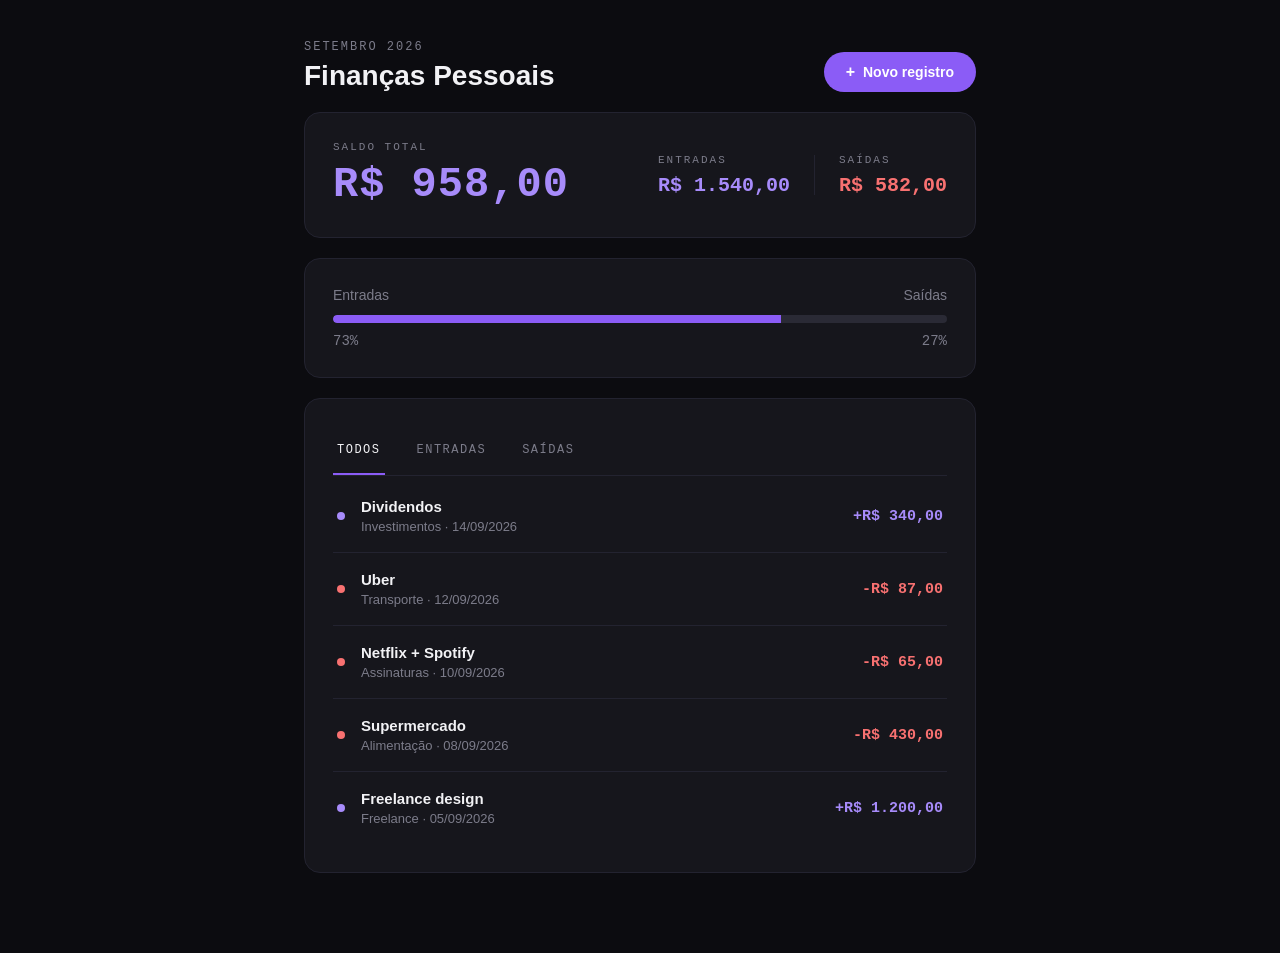
<file: front-end/index.html>
<!DOCTYPE html>
<html lang="pt-BR">
<head>
  <meta charset="UTF-8">
  <meta name="viewport" content="width=device-width, initial-scale=1.0">
  <title>Finanças Pessoais</title>
  <link rel="stylesheet" href="style.css">
</head>
<body>
<div class="dashboard">

  <header class="dashboard__header">
    <div>
      <p class="dashboard__month">Setembro 2026</p>
      <h1 class="dashboard__title">Finanças Pessoais</h1>
    </div>
    <button class="btn-primary" id="btnNovoRegistro">
      <span class="btn-primary__icon">+</span> Novo registro
    </button>
  </header>

  <section class="card card--saldo">
    <div class="saldo-principal">
      <p class="card__label">Saldo total</p>
      <p class="saldo-principal__valor" id="saldoTotal">R$ 0,00</p>
    </div>
    <div class="saldo-secundario">
      <div class="saldo-secundario__item">
        <p class="card__label">Entradas</p>
        <p class="valor valor--entrada" id="totalEntradas">R$ 0,00</p>
      </div>
      <div class="saldo-secundario__divisor"></div>
      <div class="saldo-secundario__item">
        <p class="card__label">Saídas</p>
        <p class="valor valor--saida" id="totalSaidas">R$ 0,00</p>
      </div>
    </div>
  </section>

  <section class="card card--progresso">
    <div class="progresso__legendas">
      <span>Entradas</span>
      <span>Saídas</span>
    </div>
    <div class="progresso__barra">
      <div class="progresso__preenchido" id="progressoBarra"></div>
    </div>
    <div class="progresso__percentuais">
      <span id="percentEntradas">0%</span>
      <span id="percentSaidas">0%</span>
    </div>
  </section>

  <section class="card card--lista">
    <nav class="tabs" id="tabs">
      <button class="tab tab--ativa" data-filtro="todos">Todos</button>
      <button class="tab" data-filtro="entrada">Entradas</button>
      <button class="tab" data-filtro="saida">Saídas</button>
    </nav>

    <ul class="lista-transacoes" id="listaTransacoes">
      <!-- itens gerados dinamicamente via script.js -->
    </ul>
  </section>

</div>

<div class="modal-overlay" id="modalOverlay">
  <div class="modal">
    <div class="modal__header">
      <h2>Novo registro</h2>
      <button class="modal__fechar" id="btnFecharModal">&times;</button>
    </div>

    <form id="formRegistro" class="modal__form">
      <label class="campo">
        <span>Nome</span>
        <input type="text" id="campoNome" required>
      </label>

      <label class="campo">
        <span>Valor</span>
        <input type="number" id="campoValor" min="0" step="0.01" required>
      </label>

      <label class="campo">
        <span>Data</span>
        <input type="date" id="campoData" required>
      </label>

      <label class="campo">
        <span>Descrição</span>
        <input type="text" id="campoDescricao">
      </label>

      <label class="campo">
        <span>Tipo</span>
        <select id="campoTipo" required>
          <option value="GANHO">Entrada (ganho)</option>
          <option value="GASTO">Saída (gasto)</option>
        </select>
      </label>

      <p class="modal__erro" id="modalErro"></p>

      <button type="submit" class="btn-primary modal__submit">Salvar</button>
    </form>
  </div>
</div>

<script src="script.js"></script>
</body>
</html>
</file>
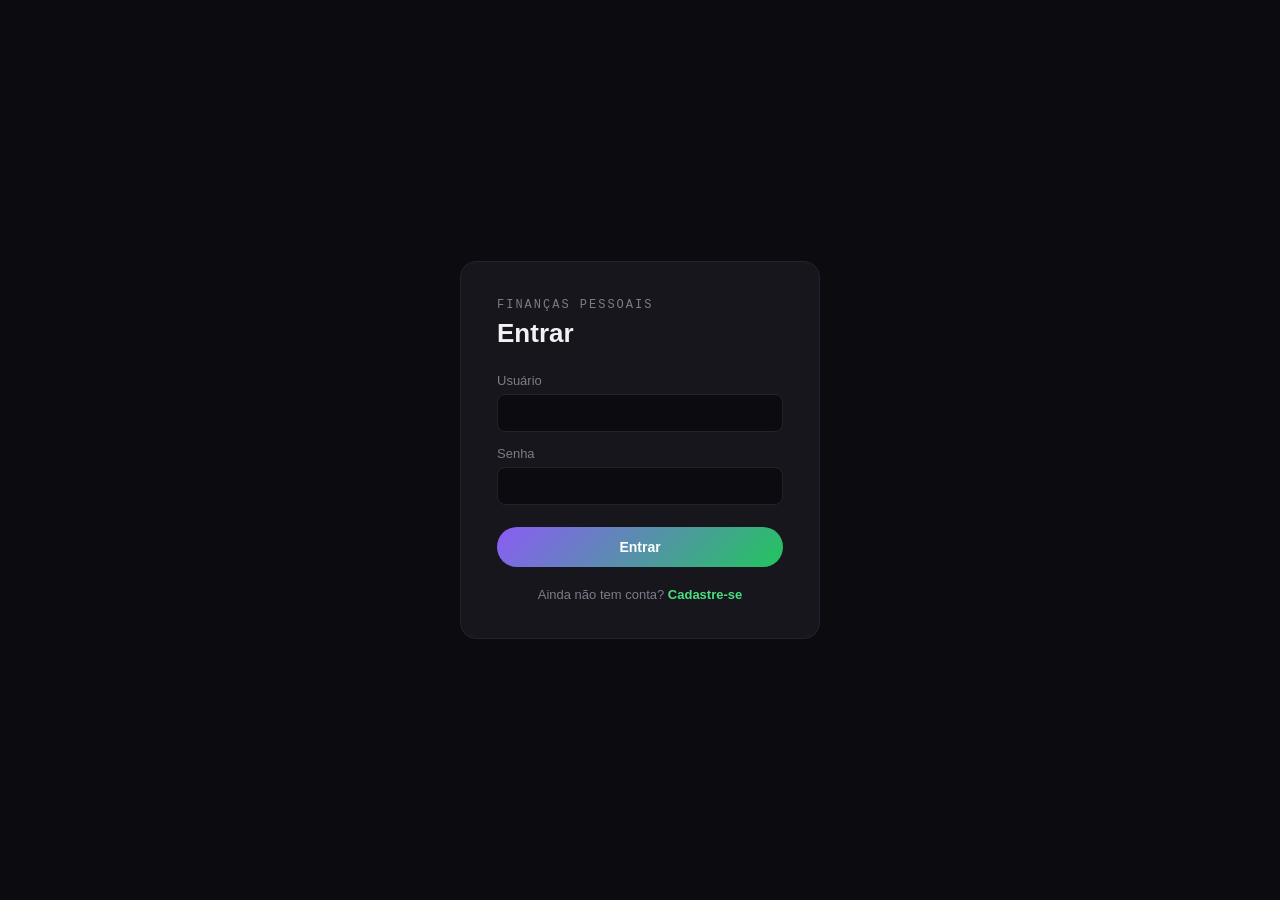
<file: src/main/resources/static/index.html>
<!DOCTYPE html>
<html lang="pt-BR">
<head>
  <meta charset="UTF-8">
  <meta name="viewport" content="width=device-width, initial-scale=1.0">
  <title>Finanças Pessoais</title>
  <link rel="stylesheet" href="style.css">
</head>
<body>
<div class="app">

  <aside class="sidebar">
    <div class="sidebar__perfil">
      <div class="avatar" id="avatarIniciais">RS</div>
      <p class="sidebar__nome" id="nomeUsuario">Usuário</p>
      <p class="sidebar__cargo">Minhas finanças</p>
    </div>

    <nav class="sidebar__nav">
      <a href="#" class="sidebar__item sidebar__item--ativo">
        <span class="sidebar__icone">◆</span> Dashboard
      </a>
      <a href="#" class="sidebar__item">
        <span class="sidebar__icone">≡</span> Registros
      </a>
      <a href="#" class="sidebar__item">
        <span class="sidebar__icone">◐</span> Análises
      </a>
    </nav>

    <div class="sidebar__rodape">
      <a href="#" class="sidebar__item">
        <span class="sidebar__icone">⚙</span> Configurações
      </a>
      <a href="#" class="sidebar__item" id="btnSair">
        <span class="sidebar__icone">⏻</span> Sair
      </a>
    </div>
  </aside>

  <main class="conteudo">

    <div class="topbar">
      <div class="topbar__busca">
        <span>🔍</span>
        <input type="text" placeholder="Buscar registro...">
      </div>
      <button class="btn-primary" id="btnNovoRegistro">
        <span class="btn-primary__icon">+</span> Novo registro
      </button>
    </div>

    <div class="conteudo__header">
      <p class="dashboard__month">Setembro 2026</p>
      <h1 class="dashboard__title">Dashboard</h1>
    </div>

    <div class="grid-cards">

      <section class="card card--saldo card--destaque">
        <p class="card__label">Saldo total</p>
        <p class="saldo-principal__valor" id="saldoTotal">R$ 0,00</p>
        <div class="saldo-secundario">
          <div class="saldo-secundario__item">
            <span class="badge badge--entrada">↑</span>
            <div>
              <p class="card__label">Entradas</p>
              <p class="valor valor--entrada" id="totalEntradas">R$ 0,00</p>
            </div>
          </div>
          <div class="saldo-secundario__item">
            <span class="badge badge--saida">↓</span>
            <div>
              <p class="card__label">Saídas</p>
              <p class="valor valor--saida" id="totalSaidas">R$ 0,00</p>
            </div>
          </div>
        </div>
      </section>

      <section class="card card--progresso">
        <p class="card__label">Entradas vs. Saídas</p>
        <div class="progresso__barra">
          <div class="progresso__preenchido" id="progressoBarra"></div>
        </div>
        <div class="progresso__percentuais">
          <span id="percentEntradas">0%</span>
          <span id="percentSaidas">0%</span>
        </div>
        <div class="progresso__legendas">
          <span><i class="dot dot--roxo"></i> Entradas</span>
          <span><i class="dot dot--cinza"></i> Saídas</span>
        </div>
      </section>

      <section class="card card--anel">
        <p class="card__label">Saldo do mês</p>
        <div class="anel-wrapper">
          <svg viewBox="0 0 120 120" class="anel">
            <circle cx="60" cy="60" r="50" class="anel__fundo" />
            <circle cx="60" cy="60" r="50" class="anel__preenchido" id="anelPreenchido" />
          </svg>
          <div class="anel__valor">
            <p id="anelSaldo">R$ 0,00</p>
            <span>líquido</span>
          </div>
        </div>
      </section>

      <section class="card card--lista card--transacoes">
        <div class="card__topo">
          <p class="card__titulo">Transações</p>
          <nav class="tabs" id="tabs">
            <button class="tab tab--ativa" data-filtro="todos">Todos</button>
            <button class="tab" data-filtro="entrada">Entradas</button>
            <button class="tab" data-filtro="saida">Saídas</button>
          </nav>
        </div>

        <ul class="lista-transacoes" id="listaTransacoes">
          <!-- itens gerados dinamicamente via script.js -->
        </ul>
      </section>

    </div>
  </main>
</div>

<div class="modal-overlay" id="modalOverlay">
  <div class="modal">
    <div class="modal__header">
      <h2>Novo registro</h2>
      <button class="modal__fechar" id="btnFecharModal">&times;</button>
    </div>

    <form id="formRegistro" class="modal__form">
      <label class="campo">
        <span>Nome</span>
        <input type="text" id="campoNome" required>
      </label>

      <label class="campo">
        <span>Valor</span>
        <input type="number" id="campoValor" min="0" step="0.01" required>
      </label>

      <label class="campo">
        <span>Data</span>
        <input type="date" id="campoData" required>
      </label>

      <label class="campo">
        <span>Descrição</span>
        <input type="text" id="campoDescricao">
      </label>

      <label class="campo">
        <span>Tipo</span>
        <select id="campoTipo" required>
          <option value="GANHO">Entrada (ganho)</option>
          <option value="GASTO">Saída (gasto)</option>
        </select>
      </label>

      <p class="modal__erro" id="modalErro"></p>

      <button type="submit" class="btn-primary modal__submit">Salvar</button>
    </form>
  </div>
</div>

<script src="script.js"></script>
</body>
</html>
</file>
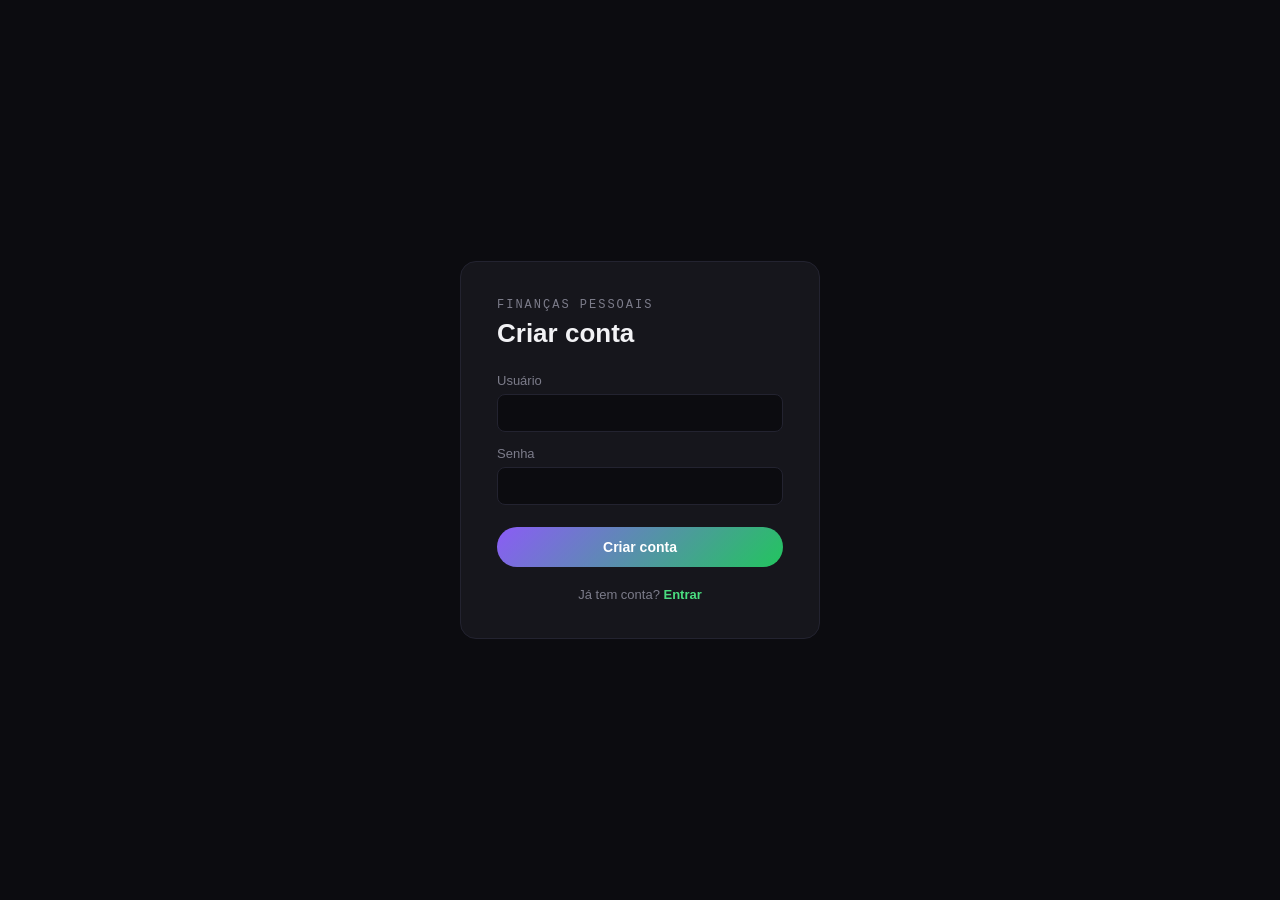
<file: src/main/resources/static/cadastro.html>
<!DOCTYPE html>
<html lang="pt-BR">
<head>
    <meta charset="UTF-8">
    <meta name="viewport" content="width=device-width, initial-scale=1.0">
    <title>Cadastro — Finanças Pessoais</title>
    <link rel="stylesheet" href="style.css">
</head>
<body>
<div class="login-page">
    <div class="login-card">
        <p class="dashboard__month">Finanças Pessoais</p>
        <h1 class="login-card__titulo">Criar conta</h1>

        <form id="formCadastro" class="modal__form">
            <label class="campo">
                <span>Usuário</span>
                <input type="text" id="cadastroNome" required autocomplete="username">
            </label>

            <label class="campo">
                <span>Senha</span>
                <input type="password" id="cadastroSenha" required autocomplete="new-password">
            </label>

            <p class="modal__erro" id="cadastroErro"></p>

            <button type="submit" class="btn-primary modal__submit">Criar conta</button>
        </form>

        <p class="login-card__rodape">
            Já tem conta? <a href="login.html">Entrar</a>
        </p>
    </div>
</div>

<script src="cadastro.js"></script>
</body>
</html>
</file>
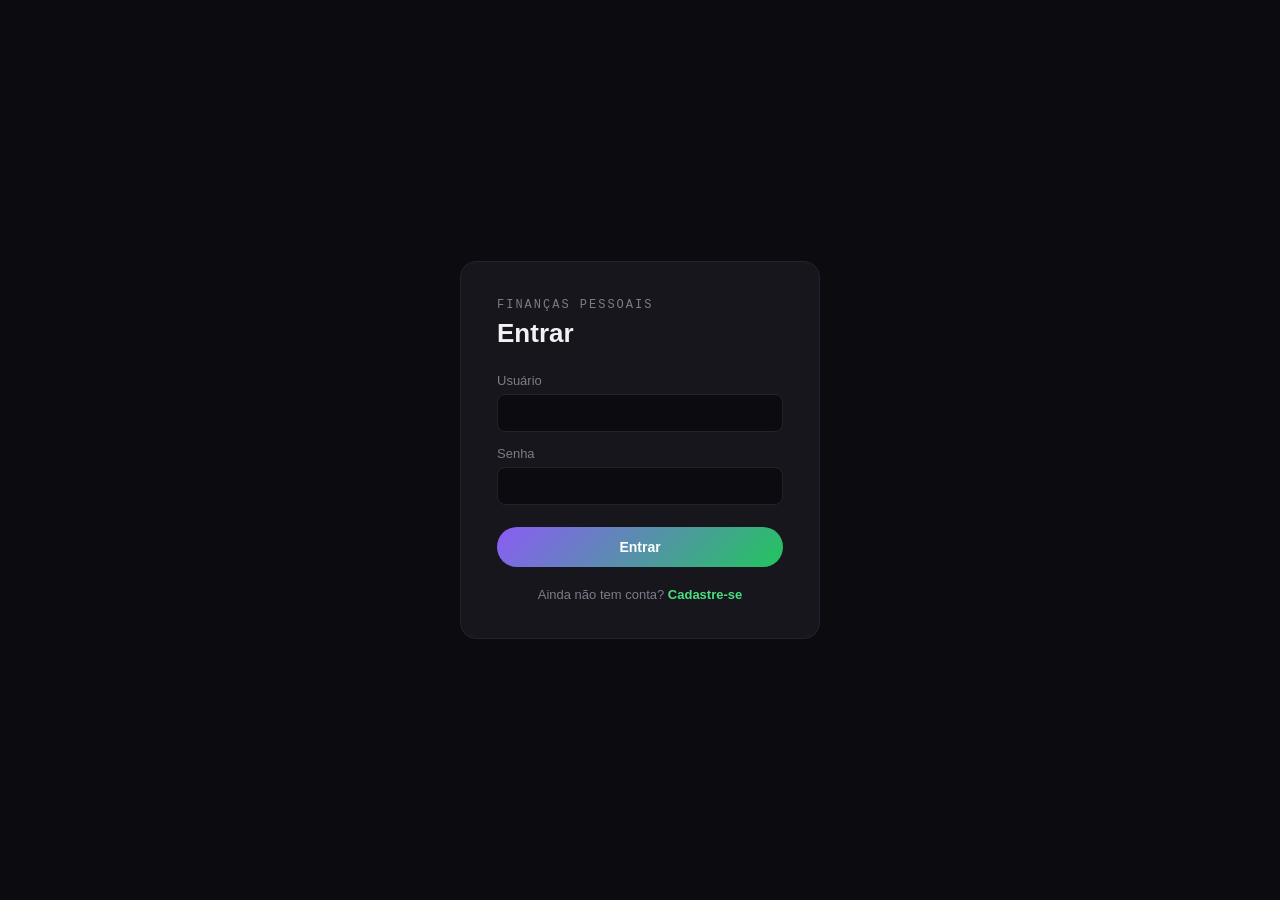
<file: src/main/resources/static/login.html>
<!DOCTYPE html>
<html lang="pt-BR">
<head>
    <meta charset="UTF-8">
    <meta name="viewport" content="width=device-width, initial-scale=1.0">
    <title>Login — Finanças Pessoais</title>
    <link rel="stylesheet" href="style.css">
</head>
<body>
<div class="login-page">
    <div class="login-card">
        <p class="dashboard__month">Finanças Pessoais</p>
        <h1 class="login-card__titulo">Entrar</h1>

        <form id="formLogin" class="modal__form">
            <label class="campo">
                <span>Usuário</span>
                <input type="text" id="loginNome" required autocomplete="username">
            </label>

            <label class="campo">
                <span>Senha</span>
                <input type="password" id="loginSenha" required autocomplete="current-password">
            </label>

            <p class="modal__erro" id="loginErro"></p>

            <button type="submit" class="btn-primary modal__submit">Entrar</button>
        </form>

        <p class="login-card__rodape">
            Ainda não tem conta? <a href="cadastro.html">Cadastre-se</a>
        </p>
    </div>
</div>

<script src="login.js"></script>
</body>
</html>
</file>
<file: front-end/style.css>
:root {
  --bg: #0c0c10;
  --bg-card: #16161c;
  --border: #232330;
  --text-primary: #f2f2f5;
  --text-muted: #7c7c8a;
  --roxo: #a78bfa;
  --roxo-forte: #8b5cf6;
  --vermelho: #f87171;
  --radius: 16px;
  --font-mono: 'Courier New', Courier, monospace;
  --font-base: -apple-system, BlinkMacSystemFont, 'Segoe UI', Roboto, sans-serif;
}

* {
  box-sizing: border-box;
  margin: 0;
  padding: 0;
}

body {
  background: var(--bg);
  color: var(--text-primary);
  font-family: var(--font-base);
  min-height: 100vh;
}

.dashboard {
  max-width: 720px;
  margin: 0 auto;
  padding: 40px 24px 80px;
  display: flex;
  flex-direction: column;
  gap: 20px;
}

/* Header */
.dashboard__header {
  display: flex;
  justify-content: space-between;
  align-items: flex-end;
}

.dashboard__month {
  font-family: var(--font-mono);
  font-size: 12px;
  letter-spacing: 2px;
  text-transform: uppercase;
  color: var(--text-muted);
  margin-bottom: 6px;
}

.dashboard__title {
  font-size: 28px;
  font-weight: 700;
}

.btn-primary {
  background: var(--roxo-forte);
  color: #fff;
  border: none;
  border-radius: 999px;
  padding: 12px 22px;
  font-size: 14px;
  font-weight: 600;
  cursor: pointer;
  display: inline-flex;
  align-items: center;
  gap: 8px;
  transition: background 0.15s ease;
}

.btn-primary:hover {
  background: #7c4feb;
}

.btn-primary__icon {
  font-size: 16px;
  line-height: 1;
}

/* Cards genéricos */
.card {
  background: var(--bg-card);
  border: 1px solid var(--border);
  border-radius: var(--radius);
  padding: 28px;
}

.card__label {
  font-family: var(--font-mono);
  font-size: 11px;
  letter-spacing: 2px;
  text-transform: uppercase;
  color: var(--text-muted);
  margin-bottom: 8px;
}

/* Card de saldo */
.card--saldo {
  display: flex;
  justify-content: space-between;
  align-items: center;
  flex-wrap: wrap;
  gap: 24px;
}

.saldo-principal__valor {
  font-family: var(--font-mono);
  font-size: 42px;
  font-weight: 700;
  color: var(--roxo);
  letter-spacing: 1px;
}

.saldo-secundario {
  display: flex;
  align-items: center;
  gap: 24px;
}

.saldo-secundario__divisor {
  width: 1px;
  height: 40px;
  background: var(--border);
}

.valor {
  font-family: var(--font-mono);
  font-size: 20px;
  font-weight: 700;
}

.valor--entrada {
  color: var(--roxo);
}

.valor--saida {
  color: var(--vermelho);
}

/* Card de progresso */
.progresso__legendas,
.progresso__percentuais {
  display: flex;
  justify-content: space-between;
  font-size: 14px;
  color: var(--text-muted);
}

.progresso__legendas {
  margin-bottom: 12px;
}

.progresso__percentuais {
  margin-top: 10px;
  font-family: var(--font-mono);
}

.progresso__barra {
  width: 100%;
  height: 8px;
  background: #2a2a35;
  border-radius: 999px;
  overflow: hidden;
}

.progresso__preenchido {
  height: 100%;
  background: var(--roxo-forte);
  border-radius: 999px 0 0 999px;
  transition: width 0.4s ease;
}

/* Tabs */
.tabs {
  display: flex;
  gap: 28px;
  border-bottom: 1px solid var(--border);
  margin-bottom: 4px;
}

.tab {
  background: none;
  border: none;
  color: var(--text-muted);
  font-family: var(--font-mono);
  font-size: 12px;
  letter-spacing: 1.5px;
  text-transform: uppercase;
  padding: 16px 4px;
  cursor: pointer;
  border-bottom: 2px solid transparent;
  transition: color 0.15s ease, border-color 0.15s ease;
}

.tab:hover {
  color: var(--text-primary);
}

.tab--ativa {
  color: var(--text-primary);
  border-bottom-color: var(--roxo-forte);
}

/* Lista de transações */
.lista-transacoes {
  list-style: none;
}

.transacao {
  display: flex;
  align-items: center;
  gap: 16px;
  padding: 18px 4px;
  border-bottom: 1px solid var(--border);
}

.transacao:last-child {
  border-bottom: none;
}

.transacao__marcador {
  width: 8px;
  height: 8px;
  border-radius: 50%;
  flex-shrink: 0;
}

.transacao__marcador--entrada {
  background: var(--roxo);
}

.transacao__marcador--saida {
  background: var(--vermelho);
}

.transacao__info {
  flex: 1;
}

.transacao__nome {
  font-weight: 600;
  font-size: 15px;
  margin-bottom: 4px;
}

.transacao__meta {
  font-size: 13px;
  color: var(--text-muted);
}

.transacao__valor {
  font-family: var(--font-mono);
  font-weight: 700;
  font-size: 15px;
}

/* Modal */
.modal-overlay {
  display: none;
  position: fixed;
  inset: 0;
  background: rgba(0, 0, 0, 0.6);
  align-items: center;
  justify-content: center;
  padding: 20px;
  z-index: 100;
}

.modal-overlay--aberto {
  display: flex;
}

.modal {
  background: var(--bg-card);
  border: 1px solid var(--border);
  border-radius: var(--radius);
  padding: 28px;
  width: 100%;
  max-width: 400px;
}

.modal__header {
  display: flex;
  justify-content: space-between;
  align-items: center;
  margin-bottom: 20px;
}

.modal__header h2 {
  font-size: 18px;
}

.modal__fechar {
  background: none;
  border: none;
  color: var(--text-muted);
  font-size: 22px;
  cursor: pointer;
  line-height: 1;
}

.modal__fechar:hover {
  color: var(--text-primary);
}

.modal__form {
  display: flex;
  flex-direction: column;
  gap: 14px;
}

.campo {
  display: flex;
  flex-direction: column;
  gap: 6px;
  font-size: 13px;
  color: var(--text-muted);
}

.campo input,
.campo select {
  background: var(--bg);
  border: 1px solid var(--border);
  border-radius: 8px;
  padding: 10px 12px;
  color: var(--text-primary);
  font-size: 14px;
  font-family: var(--font-base);
}

.campo input:focus,
.campo select:focus {
  outline: none;
  border-color: var(--roxo-forte);
}

.modal__submit {
  margin-top: 8px;
  justify-content: center;
}

.modal__erro {
  color: var(--vermelho);
  font-size: 13px;
  display: none;
}

.modal__erro--visivel {
  display: block;
}

/* Responsivo */
@media (max-width: 480px) {
  .dashboard__header {
    flex-direction: column;
    align-items: flex-start;
    gap: 16px;
  }

  .card--saldo {
    flex-direction: column;
    align-items: flex-start;
  }

  .saldo-principal__valor {
    font-size: 32px;
  }
}
</file>
<file: src/main/resources/static/style.css>
:root {
  --bg: #0c0c10;
  --bg-card: #16161c;
  --border: #232330;
  --text-primary: #f2f2f5;
  --text-muted: #7c7c8a;
  --roxo: #a78bfa;
  --roxo-forte: #8b5cf6;
  --verde: #4ade80;
  --verde-forte: #22c55e;
  --vermelho: #f87171;
  --radius: 16px;
  --font-mono: 'Courier New', Courier, monospace;
  --font-base: -apple-system, BlinkMacSystemFont, 'Segoe UI', Roboto, sans-serif;
}

* {
  box-sizing: border-box;
  margin: 0;
  padding: 0;
}

body {
  background: var(--bg);
  color: var(--text-primary);
  font-family: var(--font-base);
  min-height: 100vh;
}

.dashboard {
  max-width: 720px;
  margin: 0 auto;
  padding: 40px 24px 80px;
  display: flex;
  flex-direction: column;
  gap: 20px;
}

/* Header */
.dashboard__header {
  display: flex;
  justify-content: space-between;
  align-items: flex-end;
}

.dashboard__month {
  font-family: var(--font-mono);
  font-size: 12px;
  letter-spacing: 2px;
  text-transform: uppercase;
  color: var(--text-muted);
  margin-bottom: 6px;
}

.dashboard__title {
  font-size: 28px;
  font-weight: 700;
}

.btn-primary {
  background: linear-gradient(135deg, var(--roxo-forte), var(--verde-forte));
  color: #fff;
  border: none;
  border-radius: 999px;
  padding: 12px 22px;
  font-size: 14px;
  font-weight: 600;
  cursor: pointer;
  display: inline-flex;
  align-items: center;
  gap: 8px;
  transition: filter 0.15s ease;
}

.btn-primary:hover {
  filter: brightness(1.1);
}

.btn-primary__icon {
  font-size: 16px;
  line-height: 1;
}

/* Cards genéricos */
.card {
  background: var(--bg-card);
  border: 1px solid var(--border);
  border-radius: var(--radius);
  padding: 28px;
}

.card__label {
  font-family: var(--font-mono);
  font-size: 11px;
  letter-spacing: 2px;
  text-transform: uppercase;
  color: var(--text-muted);
  margin-bottom: 8px;
}

/* Card de saldo */
.card--saldo {
  display: flex;
  justify-content: space-between;
  align-items: center;
  flex-wrap: wrap;
  gap: 24px;
}

.saldo-principal__valor {
  font-family: var(--font-mono);
  font-size: 42px;
  font-weight: 700;
  color: var(--verde);
  letter-spacing: 1px;
}

.saldo-secundario {
  display: flex;
  align-items: center;
  gap: 24px;
}

.saldo-secundario__divisor {
  width: 1px;
  height: 40px;
  background: var(--border);
}

.valor {
  font-family: var(--font-mono);
  font-size: 20px;
  font-weight: 700;
}

.valor--entrada {
  color: var(--verde);
}

.valor--saida {
  color: var(--vermelho);
}

/* Card de progresso */
.progresso__legendas,
.progresso__percentuais {
  display: flex;
  justify-content: space-between;
  font-size: 14px;
  color: var(--text-muted);
}

.progresso__legendas {
  margin-bottom: 12px;
}

.progresso__percentuais {
  margin-top: 10px;
  font-family: var(--font-mono);
}

.progresso__barra {
  width: 100%;
  height: 8px;
  background: #2a2a35;
  border-radius: 999px;
  overflow: hidden;
}

.progresso__preenchido {
  height: 100%;
  background: linear-gradient(90deg, var(--verde-forte), var(--roxo-forte));
  border-radius: 999px 0 0 999px;
  transition: width 0.4s ease;
}

/* Tabs */
.tabs {
  display: flex;
  gap: 28px;
  border-bottom: 1px solid var(--border);
  margin-bottom: 4px;
}

.tab {
  background: none;
  border: none;
  color: var(--text-muted);
  font-family: var(--font-mono);
  font-size: 12px;
  letter-spacing: 1.5px;
  text-transform: uppercase;
  padding: 16px 4px;
  cursor: pointer;
  border-bottom: 2px solid transparent;
  transition: color 0.15s ease, border-color 0.15s ease;
}

.tab:hover {
  color: var(--text-primary);
}

.tab--ativa {
  color: var(--text-primary);
  border-bottom-color: var(--verde-forte);
}

/* Lista de transações */
.lista-transacoes {
  list-style: none;
}

.transacao {
  display: flex;
  align-items: center;
  gap: 16px;
  padding: 18px 4px;
  border-bottom: 1px solid var(--border);
}

.transacao:last-child {
  border-bottom: none;
}

.transacao__marcador {
  width: 8px;
  height: 8px;
  border-radius: 50%;
  flex-shrink: 0;
}

.transacao__marcador--entrada {
  background: var(--verde);
}

.transacao__marcador--saida {
  background: var(--vermelho);
}

.transacao__info {
  flex: 1;
}

.transacao__nome {
  font-weight: 600;
  font-size: 15px;
  margin-bottom: 4px;
}

.transacao__meta {
  font-size: 13px;
  color: var(--text-muted);
}

.transacao__valor {
  font-family: var(--font-mono);
  font-weight: 700;
  font-size: 15px;
}

/* Modal */
.modal-overlay {
  display: none;
  position: fixed;
  inset: 0;
  background: rgba(0, 0, 0, 0.6);
  align-items: center;
  justify-content: center;
  padding: 20px;
  z-index: 100;
}

.modal-overlay--aberto {
  display: flex;
}

.modal {
  background: var(--bg-card);
  border: 1px solid var(--border);
  border-radius: var(--radius);
  padding: 28px;
  width: 100%;
  max-width: 400px;
}

.modal__header {
  display: flex;
  justify-content: space-between;
  align-items: center;
  margin-bottom: 20px;
}

.modal__header h2 {
  font-size: 18px;
}

.modal__fechar {
  background: none;
  border: none;
  color: var(--text-muted);
  font-size: 22px;
  cursor: pointer;
  line-height: 1;
}

.modal__fechar:hover {
  color: var(--text-primary);
}

.modal__form {
  display: flex;
  flex-direction: column;
  gap: 14px;
}

.campo {
  display: flex;
  flex-direction: column;
  gap: 6px;
  font-size: 13px;
  color: var(--text-muted);
}

.campo input,
.campo select {
  background: var(--bg);
  border: 1px solid var(--border);
  border-radius: 8px;
  padding: 10px 12px;
  color: var(--text-primary);
  font-size: 14px;
  font-family: var(--font-base);
}

.campo input:focus,
.campo select:focus {
  outline: none;
  border-color: var(--roxo-forte);
}

.modal__submit {
  margin-top: 8px;
  justify-content: center;
}

.modal__erro {
  color: var(--vermelho);
  font-size: 13px;
  display: none;
}

.modal__erro--visivel {
  display: block;
}

/* Tela de login */
.login-page {
  min-height: 100vh;
  display: flex;
  align-items: center;
  justify-content: center;
  padding: 20px;
}

.login-card {
  background: var(--bg-card);
  border: 1px solid var(--border);
  border-radius: var(--radius);
  padding: 36px;
  width: 100%;
  max-width: 360px;
}

.login-card__titulo {
  font-size: 26px;
  font-weight: 700;
  margin: 6px 0 24px;
}

.login-card__rodape {
  margin-top: 20px;
  font-size: 13px;
  color: var(--text-muted);
  text-align: center;
}

.login-card__rodape a {
  color: var(--verde);
  text-decoration: none;
  font-weight: 600;
}

.login-card__rodape a:hover {
  text-decoration: underline;
}

/* Layout geral: sidebar + conteúdo */
.app {
  display: flex;
  min-height: 100vh;
}

.sidebar {
  width: 240px;
  flex-shrink: 0;
  background: var(--bg-card);
  border-right: 1px solid var(--border);
  padding: 32px 20px;
  display: flex;
  flex-direction: column;
  gap: 32px;
}

.sidebar__perfil {
  text-align: center;
}

.avatar {
  width: 64px;
  height: 64px;
  border-radius: 50%;
  background: linear-gradient(135deg, var(--roxo-forte), var(--verde-forte));
  display: flex;
  align-items: center;
  justify-content: center;
  font-weight: 700;
  font-size: 18px;
  color: #fff;
  margin: 0 auto 12px;
}

.sidebar__nome {
  font-weight: 600;
  font-size: 15px;
}

.sidebar__cargo {
  font-size: 12px;
  color: var(--text-muted);
  margin-top: 2px;
}

.sidebar__nav,
.sidebar__rodape {
  display: flex;
  flex-direction: column;
  gap: 4px;
}

.sidebar__rodape {
  margin-top: auto;
  border-top: 1px solid var(--border);
  padding-top: 20px;
}

.sidebar__item {
  display: flex;
  align-items: center;
  gap: 12px;
  padding: 10px 14px;
  border-radius: 10px;
  color: var(--text-muted);
  text-decoration: none;
  font-size: 14px;
  font-weight: 500;
  transition: background 0.15s ease, color 0.15s ease;
}

.sidebar__item:hover {
  background: var(--bg);
  color: var(--text-primary);
}

.sidebar__item--ativo {
  background: var(--bg);
  color: var(--text-primary);
  box-shadow: inset 3px 0 0 var(--roxo-forte);
}

.sidebar__icone {
  font-size: 14px;
  width: 16px;
  text-align: center;
}

/* Conteúdo principal */
.conteudo {
  flex: 1;
  padding: 32px 40px 60px;
  max-width: 1000px;
}

.topbar {
  display: flex;
  justify-content: space-between;
  align-items: center;
  gap: 20px;
  margin-bottom: 28px;
}

.topbar__busca {
  flex: 1;
  max-width: 360px;
  display: flex;
  align-items: center;
  gap: 10px;
  background: var(--bg-card);
  border: 1px solid var(--border);
  border-radius: 999px;
  padding: 10px 18px;
}

.topbar__busca input {
  background: none;
  border: none;
  color: var(--text-primary);
  font-size: 14px;
  outline: none;
  width: 100%;
}

.conteudo__header {
  margin-bottom: 24px;
}

/* Grid de cards */
.grid-cards {
  display: grid;
  grid-template-columns: 1.4fr 1fr 1fr;
  gap: 20px;
}

.card--destaque {
  grid-column: 1;
  grid-row: 1;
}

.card--progresso {
  grid-column: 2;
  grid-row: 1;
}

.card--anel {
  grid-column: 3;
  grid-row: 1;
}

.card--transacoes {
  grid-column: 1 / -1;
}

/* Card de saldo em destaque */
.card--destaque .saldo-secundario {
  display: flex;
  gap: 24px;
  margin-top: 20px;
}

.card--destaque .saldo-secundario__item {
  display: flex;
  align-items: center;
  gap: 10px;
}

.badge {
  width: 30px;
  height: 30px;
  border-radius: 50%;
  display: flex;
  align-items: center;
  justify-content: center;
  font-size: 14px;
  font-weight: 700;
  flex-shrink: 0;
}

.badge--entrada {
  background: rgba(74, 222, 128, 0.15);
  color: var(--verde);
}

.badge--saida {
  background: rgba(248, 113, 113, 0.15);
  color: var(--vermelho);
}

/* Card de progresso — ajustes de ordem visual */
.card--progresso .progresso__legendas {
  margin-top: 14px;
  margin-bottom: 0;
  justify-content: flex-start;
  gap: 16px;
}

.dot {
  display: inline-block;
  width: 8px;
  height: 8px;
  border-radius: 50%;
  margin-right: 6px;
}

.dot--roxo {
  background: var(--roxo-forte);
}

.dot--cinza {
  background: #2a2a35;
}

/* Card de anel (donut) */
.card--anel {
  display: flex;
  flex-direction: column;
  align-items: center;
}

.anel-wrapper {
  position: relative;
  width: 120px;
  height: 120px;
  margin-top: 12px;
}

.anel {
  width: 100%;
  height: 100%;
  transform: rotate(-90deg);
}

.anel__fundo {
  fill: none;
  stroke: #2a2a35;
  stroke-width: 10;
}

.anel__preenchido {
  fill: none;
  stroke: var(--verde-forte);
  stroke-width: 10;
  stroke-linecap: round;
  stroke-dasharray: 314;
  stroke-dashoffset: 314;
  transition: stroke-dashoffset 0.5s ease;
}

.anel__valor {
  position: absolute;
  inset: 0;
  display: flex;
  flex-direction: column;
  align-items: center;
  justify-content: center;
  text-align: center;
}

.anel__valor p {
  font-family: var(--font-mono);
  font-weight: 700;
  font-size: 15px;
}

.anel__valor span {
  font-size: 11px;
  color: var(--text-muted);
}

/* Card de transações — ajustes de topo */
.card__topo {
  display: flex;
  justify-content: space-between;
  align-items: center;
  margin-bottom: 4px;
}

.card__titulo {
  font-weight: 600;
  font-size: 15px;
}

.card--transacoes .tabs {
  border-bottom: none;
  margin-bottom: 0;
  gap: 16px;
}

.card--transacoes .tab {
  padding: 6px 4px;
  font-size: 11px;
}

/* Responsivo */
@media (max-width: 900px) {
  .app {
    flex-direction: column;
  }

  .sidebar {
    width: 100%;
    flex-direction: row;
    align-items: center;
    padding: 16px 20px;
    gap: 16px;
    overflow-x: auto;
  }

  .sidebar__perfil,
  .sidebar__rodape {
    display: none;
  }

  .sidebar__nav {
    flex-direction: row;
  }

  .conteudo {
    padding: 24px 20px 60px;
  }

  .grid-cards {
    grid-template-columns: 1fr;
  }

  .card--destaque,
  .card--progresso,
  .card--anel,
  .card--transacoes {
    grid-column: 1;
  }
}

@media (max-width: 480px) {
  .dashboard__header {
    flex-direction: column;
    align-items: flex-start;
    gap: 16px;
  }

  .card--saldo {
    flex-direction: column;
    align-items: flex-start;
  }

  .saldo-principal__valor {
    font-size: 32px;
  }
}
</file>
